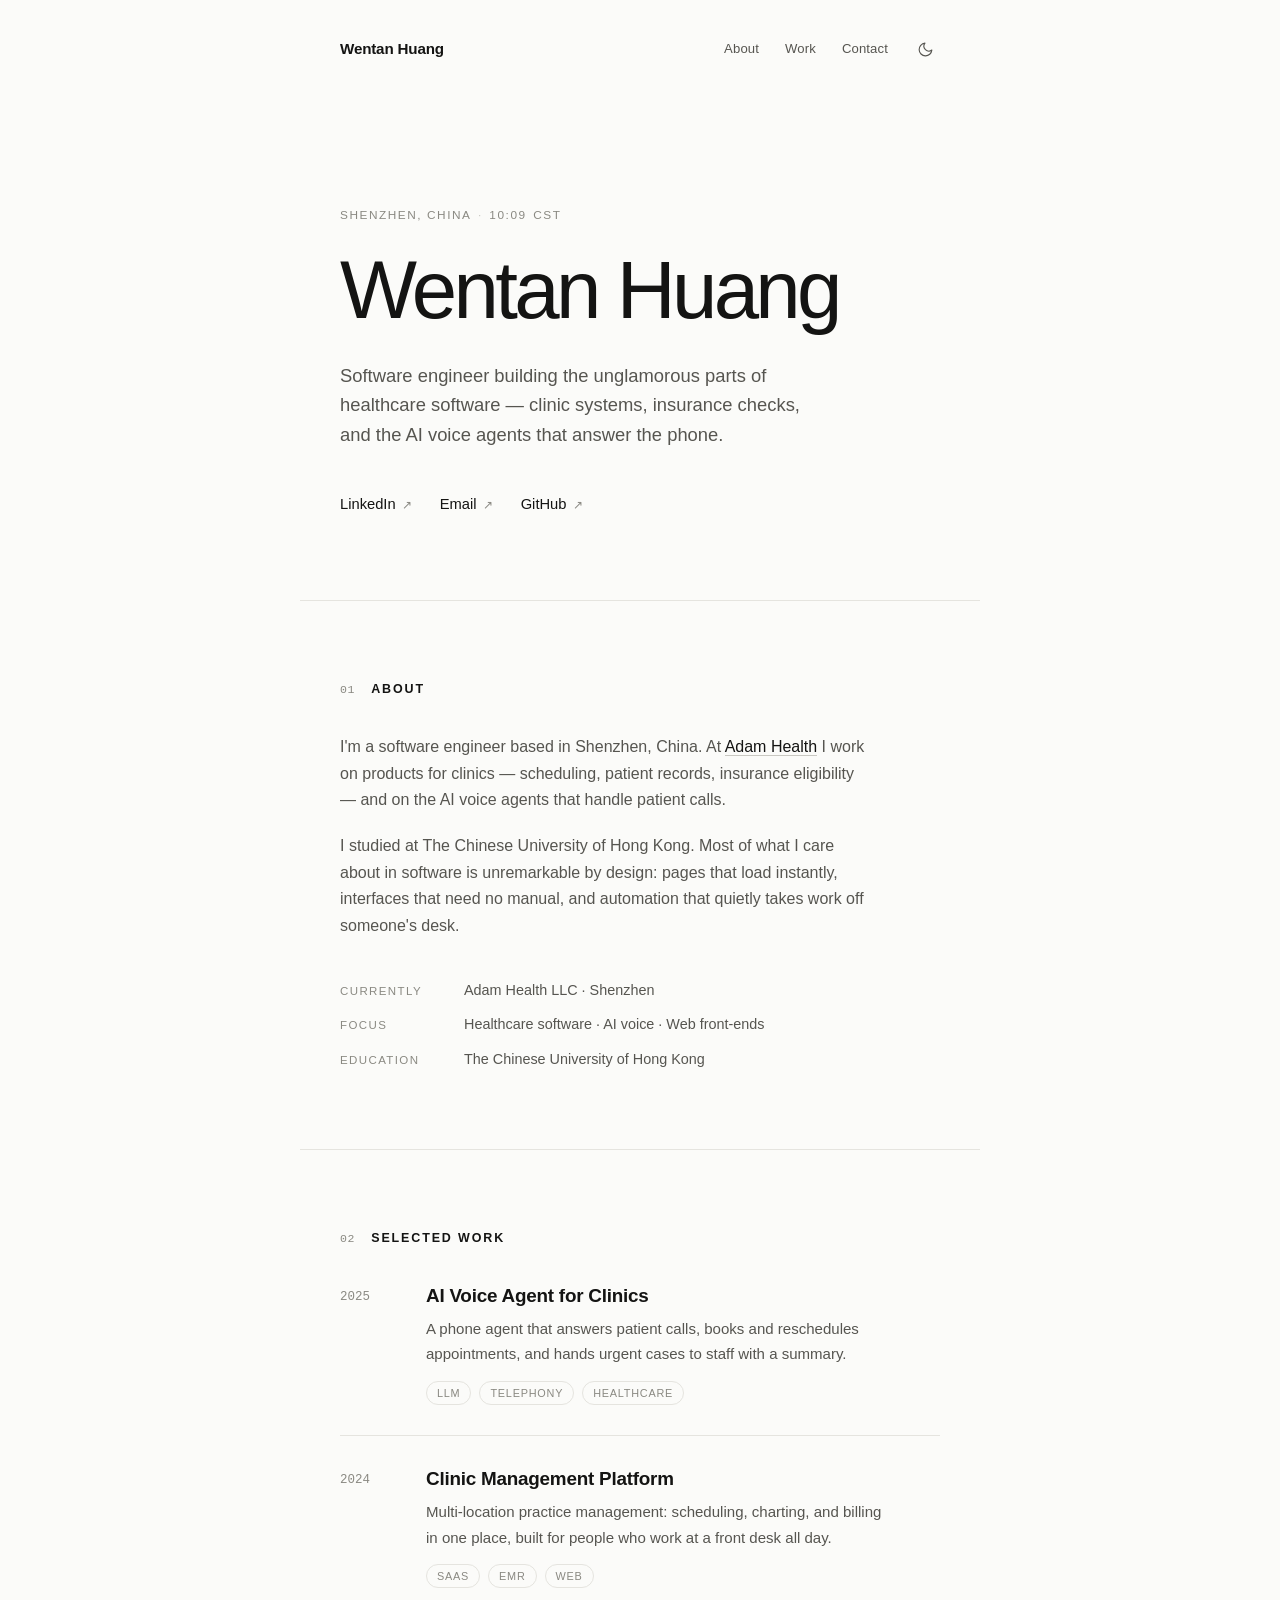
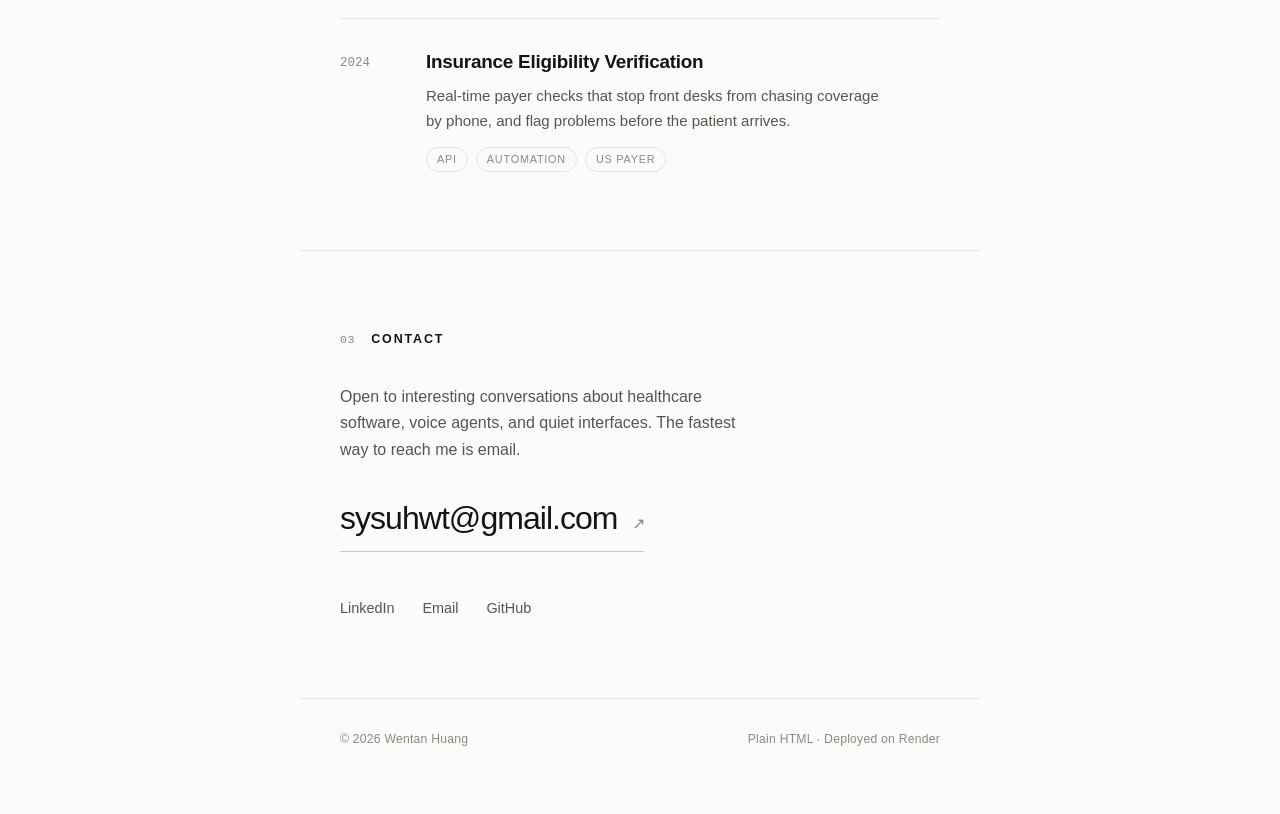
<file: index.html>
<!doctype html>
<html lang="en">
<head>
<meta charset="utf-8">
<meta name="viewport" content="width=device-width, initial-scale=1">

<title>Wentan Huang — Software engineer in Shenzhen</title>
<meta name="description" content="Wentan Huang is a software engineer in Shenzhen, China. He builds clinic software and AI voice agents at Adam Health.">
<meta name="author" content="Wentan Huang">
<!-- 绑定自己的域名后，把下面 canonical / og:url / og:image 换成新地址 -->
<link rel="canonical" href="https://wentan-huang-site.onrender.com/">

<meta property="og:type" content="profile">
<meta property="og:title" content="Wentan Huang — Software engineer in Shenzhen">
<meta property="og:description" content="Clinic software and AI voice agents at Adam Health.">
<meta property="og:url" content="https://wentan-huang-site.onrender.com/">
<!-- TODO: 绑定域名后把 og:image / og:url 换成真实的绝对地址 -->
<meta property="og:image" content="https://wentan-huang-site.onrender.com/og.png">
<meta name="twitter:card" content="summary_large_image">

<link rel="icon" href="favicon.svg" type="image/svg+xml">
<meta name="theme-color" content="#fbfbf9" media="(prefers-color-scheme: light)">
<meta name="theme-color" content="#0e0e0d" media="(prefers-color-scheme: dark)">

<link rel="stylesheet" href="styles.css">

<script>
  /* 在样式加载前定主题，避免闪白 */
  (function () {
    try {
      var t = localStorage.getItem('theme');
      if (t === 'light' || t === 'dark') document.documentElement.dataset.theme = t;
    } catch (e) {}
    document.documentElement.classList.add('js');
  })();
</script>

<script type="application/ld+json">
{
  "@context": "https://schema.org",
  "@type": "Person",
  "name": "Wentan Huang",
  "jobTitle": "Software Engineer",
  "worksFor": { "@type": "Organization", "name": "Adam Health LLC" },
  "alumniOf": { "@type": "CollegeOrUniversity", "name": "The Chinese University of Hong Kong" },
  "address": { "@type": "PostalAddress", "addressLocality": "Shenzhen", "addressRegion": "Guangdong", "addressCountry": "CN" },
  "sameAs": [
    "https://www.linkedin.com/in/wentan-huang-24117951/",
    "https://github.com/HUANGWentan"
  ]
}
</script>
</head>

<body>
<a class="skip-link" href="#main">Skip to content</a>

<header class="wrap site-header">
  <a class="wordmark" href="#top">Wentan Huang</a>

  <nav class="site-nav" aria-label="Sections">
    <a href="#about">About</a>
    <a href="#work">Work</a>
    <a href="#contact">Contact</a>
    <button class="theme-toggle" type="button" data-theme-toggle aria-label="Switch to dark theme">
      <svg class="i-moon" viewBox="0 0 24 24" width="17" height="17" fill="none" stroke="currentColor" stroke-width="1.6" stroke-linecap="round" stroke-linejoin="round" aria-hidden="true">
        <path d="M21 12.79A9 9 0 1 1 11.21 3 7 7 0 0 0 21 12.79Z"/>
      </svg>
      <svg class="i-sun" viewBox="0 0 24 24" width="17" height="17" fill="none" stroke="currentColor" stroke-width="1.6" stroke-linecap="round" stroke-linejoin="round" aria-hidden="true">
        <circle cx="12" cy="12" r="4"/>
        <path d="M12 2v2M12 20v2M4.93 4.93l1.41 1.41M17.66 17.66l1.41 1.41M2 12h2M20 12h2M4.93 19.07l1.41-1.41M17.66 6.34l1.41-1.41"/>
      </svg>
    </button>
  </nav>
</header>

<main id="main">

  <!-- ───────────────────────── Hero ───────────────────────── -->
  <section class="wrap hero" id="top">
    <p class="eyebrow">
      Shenzhen, China <span class="sep" aria-hidden="true">·</span>
      <span id="clock" aria-label="Local time in Shenzhen">--:--</span> CST
    </p>

    <h1>Wentan Huang</h1>

    <p class="lead">
      Software engineer building the unglamorous parts of healthcare software —
      clinic systems, insurance checks, and the AI voice agents that answer the phone.
    </p>

    <p class="hero-links">
      <a href="https://www.linkedin.com/in/wentan-huang-24117951/" target="_blank" rel="noopener noreferrer">
        LinkedIn <span class="arrow" aria-hidden="true">↗</span>
      </a>
      <!-- TODO: 换成你的真实邮箱 -->
      <a href="mailto:sysuhwt@gmail.com">Email <span class="arrow" aria-hidden="true">↗</span></a>
      <a href="https://github.com/HUANGWentan" target="_blank" rel="noopener noreferrer">GitHub <span class="arrow" aria-hidden="true">↗</span></a>
    </p>
  </section>

  <!-- ───────────────────────── About ───────────────────────── -->
  <section class="wrap section reveal" id="about" aria-labelledby="about-title">
    <div class="section-head">
      <span class="num" aria-hidden="true">01</span>
      <h2 id="about-title">About</h2>
    </div>

    <div class="prose">
      <p>
        I'm a software engineer based in Shenzhen, China. At
        <a class="inline" href="https://www.linkedin.com/company/adam-health" target="_blank" rel="noopener noreferrer">Adam&nbsp;Health</a>
        I work on products for clinics — scheduling, patient records, insurance eligibility —
        and on the AI voice agents that handle patient calls.
      </p>
      <p>
        I studied at The Chinese University of Hong Kong. Most of what I care about in software
        is unremarkable by design: pages that load instantly, interfaces that need no manual,
        and automation that quietly takes work off someone's desk.
      </p>
    </div>

    <dl class="facts">
      <div>
        <dt>Currently</dt>
        <dd>Adam Health LLC · Shenzhen</dd>
      </div>
      <div>
        <dt>Focus</dt>
        <dd>Healthcare software · AI voice · Web front-ends</dd>
      </div>
      <div>
        <dt>Education</dt>
        <dd>The Chinese University of Hong Kong</dd>
      </div>
      <!-- TODO: 想换成你的定位就改上面三行 -->
    </dl>
  </section>

  <!-- ───────────────────────── Work ───────────────────────── -->
  <section class="wrap section reveal" id="work" aria-labelledby="work-title">
    <div class="section-head">
      <span class="num" aria-hidden="true">02</span>
      <h2 id="work-title">Selected work</h2>
    </div>

    <!-- TODO: 这三条是我按你本地项目目录写的草稿，换成你想公开的项目/经历 -->
    <div class="work-list">
      <article class="work-item">
        <span class="year">2025</span>
        <div>
          <h3>AI Voice Agent for Clinics</h3>
          <p>A phone agent that answers patient calls, books and reschedules appointments, and hands urgent cases to staff with a summary.</p>
          <ul class="tags">
            <li>LLM</li><li>Telephony</li><li>Healthcare</li>
          </ul>
        </div>
      </article>

      <article class="work-item">
        <span class="year">2024</span>
        <div>
          <h3>Clinic Management Platform</h3>
          <p>Multi-location practice management: scheduling, charting, and billing in one place, built for people who work at a front desk all day.</p>
          <ul class="tags">
            <li>SaaS</li><li>EMR</li><li>Web</li>
          </ul>
        </div>
      </article>

      <article class="work-item">
        <span class="year">2024</span>
        <div>
          <h3>Insurance Eligibility Verification</h3>
          <p>Real-time payer checks that stop front desks from chasing coverage by phone, and flag problems before the patient arrives.</p>
          <ul class="tags">
            <li>API</li><li>Automation</li><li>US Payer</li>
          </ul>
        </div>
      </article>
    </div>
  </section>

  <!-- ───────────────────────── Contact ───────────────────────── -->
  <section class="wrap section reveal" id="contact" aria-labelledby="contact-title">
    <div class="section-head">
      <span class="num" aria-hidden="true">03</span>
      <h2 id="contact-title">Contact</h2>
    </div>

    <p class="contact-lead">
      Open to interesting conversations about healthcare software, voice agents, and quiet interfaces.
      The fastest way to reach me is email.
    </p>

    <!-- TODO: 换成你的真实邮箱 -->
    <a class="big-link" href="mailto:sysuhwt@gmail.com">sysuhwt@gmail.com <span class="arrow" aria-hidden="true">↗</span></a>

    <ul class="social">
      <li>
        <a href="https://www.linkedin.com/in/wentan-huang-24117951/" target="_blank" rel="noopener noreferrer">LinkedIn</a>
      </li>
      <li>
        <a href="mailto:sysuhwt@gmail.com">Email</a>
      </li>
      <!-- TODO: 有 GitHub 就放开 -->
      <li><a href="https://github.com/HUANGWentan" target="_blank" rel="noopener noreferrer">GitHub</a></li>
    </ul>
  </section>

</main>

<footer class="wrap site-footer">
  <span>© <span data-year>2026</span> Wentan Huang</span>
  <span>Plain HTML · Deployed on Render</span>
</footer>

<script src="main.js"></script>
</body>
</html>
</file>
<file: styles.css>
/* ============================================================
   Wentan Huang — personal site
   Minimal, monochrome, no dependencies. Files: index.html, styles.css, main.js
   ============================================================ */

/* ---------- tokens ---------- */
:root {
  --bg: #fbfbf9;
  --ink: #141413;
  --ink-soft: #565550;
  --ink-faint: #8a8982;
  --line: #e5e4df;
  --line-strong: #c9c8c2;
  --ease: cubic-bezier(.22, .61, .36, 1);
  --maxw: 680px;
  --gutter: clamp(20px, 5vw, 40px);
  color-scheme: light;
}

:root[data-theme="dark"] {
  --bg: #0e0e0d;
  --ink: #f1f0ea;
  --ink-soft: #a6a59e;
  --ink-faint: #6f6e68;
  --line: #232320;
  --line-strong: #3b3b36;
  color-scheme: dark;
}

@media (prefers-color-scheme: dark) {
  :root:not([data-theme="light"]) {
    --bg: #0e0e0d;
    --ink: #f1f0ea;
    --ink-soft: #a6a59e;
    --ink-faint: #6f6e68;
    --line: #232320;
    --line-strong: #3b3b36;
    color-scheme: dark;
  }
}

/* ---------- base ---------- */
*, *::before, *::after { box-sizing: border-box; }

html {
  -webkit-text-size-adjust: 100%;
  scroll-behavior: smooth;
}

body {
  margin: 0;
  background: var(--bg);
  color: var(--ink);
  font-family: -apple-system, BlinkMacSystemFont, "SF Pro Text", "Segoe UI",
               "Helvetica Neue", Helvetica, "PingFang SC", "Hiragino Sans GB",
               "Microsoft YaHei", sans-serif;
  font-size: 16px;
  line-height: 1.68;
  -webkit-font-smoothing: antialiased;
  -moz-osx-font-smoothing: grayscale;
  text-rendering: optimizeLegibility;
}

::selection { background: var(--ink); color: var(--bg); }

a { color: inherit; }

:focus-visible {
  outline: 2px solid var(--ink);
  outline-offset: 3px;
  border-radius: 2px;
}

.skip-link {
  position: absolute;
  top: -100px;
  left: 12px;
  z-index: 20;
  padding: 10px 14px;
  background: var(--ink);
  color: var(--bg);
  font-size: .85rem;
  text-decoration: none;
}
.skip-link:focus { top: 12px; }

.wrap {
  width: 100%;
  max-width: var(--maxw);
  margin: 0 auto;
  padding-inline: var(--gutter);
}

.num, .year { font-family: ui-monospace, SFMono-Regular, "SF Mono", Menlo, Consolas, monospace; }

/* ---------- header ---------- */
.site-header {
  display: flex;
  align-items: center;
  justify-content: space-between;
  gap: 24px;
  padding-block: clamp(22px, 4vw, 34px);
}

.wordmark {
  font-size: .95rem;
  font-weight: 600;
  letter-spacing: -.012em;
  text-decoration: none;
  white-space: nowrap;
}

.site-nav {
  display: flex;
  align-items: center;
  gap: clamp(16px, 3vw, 26px);
  font-size: .82rem;
  letter-spacing: .01em;
}

.site-nav > a {
  color: var(--ink-soft);
  text-decoration: none;
  transition: color .2s var(--ease);
}
.site-nav > a:hover { color: var(--ink); }

.theme-toggle {
  display: grid;
  place-items: center;
  width: 30px;
  height: 30px;
  margin-left: -4px;
  padding: 0;
  border: 1px solid transparent;
  border-radius: 50%;
  background: none;
  color: var(--ink-soft);
  cursor: pointer;
  transition: color .2s var(--ease), border-color .2s var(--ease), background-color .2s var(--ease);
}
.theme-toggle:hover { color: var(--ink); border-color: var(--line); }
.i-sun { display: none; }

[data-theme="dark"] .i-sun { display: block; }
[data-theme="dark"] .i-moon { display: none; }

@media (prefers-color-scheme: dark) {
  :root:not([data-theme="light"]) .i-sun { display: block; }
  :root:not([data-theme="light"]) .i-moon { display: none; }
}

/* ---------- hero ---------- */
.hero {
  padding-top: clamp(56px, 12vh, 132px);
  padding-bottom: clamp(52px, 9vh, 96px);
}

.eyebrow {
  display: flex;
  align-items: center;
  flex-wrap: wrap;
  gap: .55em;
  margin: 0;
  font-size: .74rem;
  letter-spacing: .13em;
  text-transform: uppercase;
  color: var(--ink-faint);
}
.eyebrow .sep { color: var(--line-strong); }
#clock { font-variant-numeric: tabular-nums; }

h1 {
  margin: clamp(18px, 2.4vw, 26px) 0 0;
  font-size: clamp(2.9rem, 10.4vw, 5.1rem);
  font-weight: 500;
  line-height: .94;
  letter-spacing: -.045em;
}

.lead {
  max-width: 46ch;
  margin: clamp(22px, 3.2vw, 32px) 0 0;
  font-size: clamp(1.02rem, 1.6vw, 1.15rem);
  line-height: 1.62;
  color: var(--ink-soft);
}

.hero-links {
  display: flex;
  flex-wrap: wrap;
  gap: 10px 28px;
  margin: clamp(30px, 4vw, 42px) 0 0;
  font-size: .92rem;
}

.hero-links a {
  text-decoration: none;
  color: var(--ink);
  padding-bottom: 2px;
  background-image: linear-gradient(var(--ink), var(--ink));
  background-repeat: no-repeat;
  background-position: 0 100%;
  background-size: 0% 1px;
  transition: background-size .35s var(--ease);
}
.hero-links a:hover,
.hero-links a:focus-visible { background-size: 100% 1px; }

.arrow {
  display: inline-block;
  margin-left: 2px;
  font-size: .8em;
  color: var(--ink-faint);
  transition: transform .25s var(--ease), color .25s var(--ease);
}
a:hover > .arrow { transform: translate(2px, -2px); color: var(--ink); }

/* ---------- sections ---------- */
.section {
  padding-block: clamp(46px, 7vw, 78px);
  border-top: 1px solid var(--line);
  scroll-margin-top: 16px;
}

.section-head {
  display: flex;
  align-items: baseline;
  gap: 16px;
  margin-bottom: clamp(24px, 3.4vw, 34px);
}

.section-head .num {
  font-size: .72rem;
  letter-spacing: .06em;
  color: var(--ink-faint);
}

.section-head h2 {
  margin: 0;
  font-size: .78rem;
  font-weight: 600;
  letter-spacing: .15em;
  text-transform: uppercase;
}

.prose p {
  max-width: 60ch;
  margin: 0 0 1.15em;
  color: var(--ink-soft);
}
.prose p:last-child { margin-bottom: 0; }

.inline {
  color: var(--ink);
  text-decoration: none;
  border-bottom: 1px solid var(--line-strong);
  transition: border-color .2s var(--ease);
}
.inline:hover { border-color: var(--ink); }

/* ---------- facts ---------- */
.facts {
  display: grid;
  gap: 10px;
  margin: clamp(26px, 4vw, 38px) 0 0;
  font-size: .9rem;
}
.facts > div {
  display: grid;
  grid-template-columns: 108px 1fr;
  gap: 16px;
  align-items: baseline;
}
.facts dt {
  font-size: .72rem;
  letter-spacing: .12em;
  text-transform: uppercase;
  color: var(--ink-faint);
}
.facts dd { margin: 0; color: var(--ink-soft); }

/* ---------- work ---------- */
.work-item {
  display: grid;
  grid-template-columns: 64px 1fr;
  gap: 22px;
  padding-block: clamp(22px, 3vw, 30px);
}
.work-item + .work-item { border-top: 1px solid var(--line); }
.work-item:first-child { padding-top: 0; }
.work-item:last-child { padding-bottom: 0; }

.work-item .year {
  padding-top: 4px;
  font-size: .78rem;
  color: var(--ink-faint);
  font-variant-numeric: tabular-nums;
}

.work-item h3 {
  margin: 0;
  font-size: clamp(1.04rem, 2vw, 1.18rem);
  font-weight: 550;
  letter-spacing: -.012em;
  line-height: 1.35;
}

.work-item p {
  max-width: 56ch;
  margin: 8px 0 0;
  font-size: .94rem;
  color: var(--ink-soft);
}

.tags {
  display: flex;
  flex-wrap: wrap;
  gap: 8px;
  margin: 14px 0 0;
  padding: 0;
  list-style: none;
}
.tags li {
  padding: 2px 10px;
  border: 1px solid var(--line);
  border-radius: 999px;
  font-size: .68rem;
  letter-spacing: .07em;
  text-transform: uppercase;
  color: var(--ink-faint);
  white-space: nowrap;
}

/* ---------- contact ---------- */
.contact-lead {
  max-width: 48ch;
  margin: 0;
  color: var(--ink-soft);
}

.big-link {
  display: inline-flex;
  align-items: baseline;
  gap: 12px;
  margin-top: clamp(20px, 3vw, 28px);
  padding-bottom: 5px;
  font-size: clamp(1.35rem, 4.4vw, 2rem);
  letter-spacing: -.03em;
  text-decoration: none;
  border-bottom: 1px solid var(--line-strong);
  transition: border-color .25s var(--ease);
}
.big-link:hover { border-color: var(--ink); }
.big-link .arrow { font-size: .5em; }

.social {
  display: flex;
  flex-wrap: wrap;
  gap: 12px 28px;
  margin: clamp(32px, 4.5vw, 44px) 0 0;
  padding: 0;
  list-style: none;
  font-size: .9rem;
}
.social a {
  color: var(--ink-soft);
  text-decoration: none;
  border-bottom: 1px solid transparent;
  padding-bottom: 2px;
  transition: color .2s var(--ease), border-color .2s var(--ease);
}
.social a:hover { color: var(--ink); border-color: var(--line-strong); }

/* ---------- footer ---------- */
.site-footer {
  display: flex;
  flex-wrap: wrap;
  justify-content: space-between;
  gap: 10px 24px;
  padding-block: 30px clamp(40px, 7vw, 64px);
  border-top: 1px solid var(--line);
  font-size: .76rem;
  letter-spacing: .02em;
  color: var(--ink-faint);
}

/* ---------- reveal on scroll (only when JS is on) ---------- */
.js .reveal {
  opacity: 0;
  transform: translateY(12px);
  transition: opacity .75s var(--ease), transform .75s var(--ease);
}
.js .reveal.is-in {
  opacity: 1;
  transform: none;
}

/* ---------- motion / small screens ---------- */
@media (prefers-reduced-motion: reduce) {
  html { scroll-behavior: auto; }
  .js .reveal { opacity: 1 !important; transform: none !important; transition: none !important; }
  *, *::before, *::after {
    animation-duration: .001ms !important;
    animation-iteration-count: 1 !important;
    transition-duration: .001ms !important;
  }
}

@media (max-width: 560px) {
  .site-nav { gap: 14px; font-size: .78rem; }
  .work-item { grid-template-columns: 1fr; gap: 6px; }
  .work-item .year { padding-top: 0; }
  .facts > div { grid-template-columns: 1fr; gap: 2px; }
  .big-link { word-break: break-word; }
}

@media (max-width: 400px) {
  .site-header { gap: 12px; }
  .wordmark { font-size: .84rem; }
  .site-nav { gap: 11px; font-size: .73rem; }
  .theme-toggle { width: 26px; height: 26px; margin-left: -2px; }
  h1 { font-size: clamp(2.5rem, 13vw, 3.4rem); }
  .lead { font-size: 1rem; }
}

@media (print) {
  .theme-toggle, .skip-link { display: none; }
  body { background: #fff; color: #000; }
}
</file>
